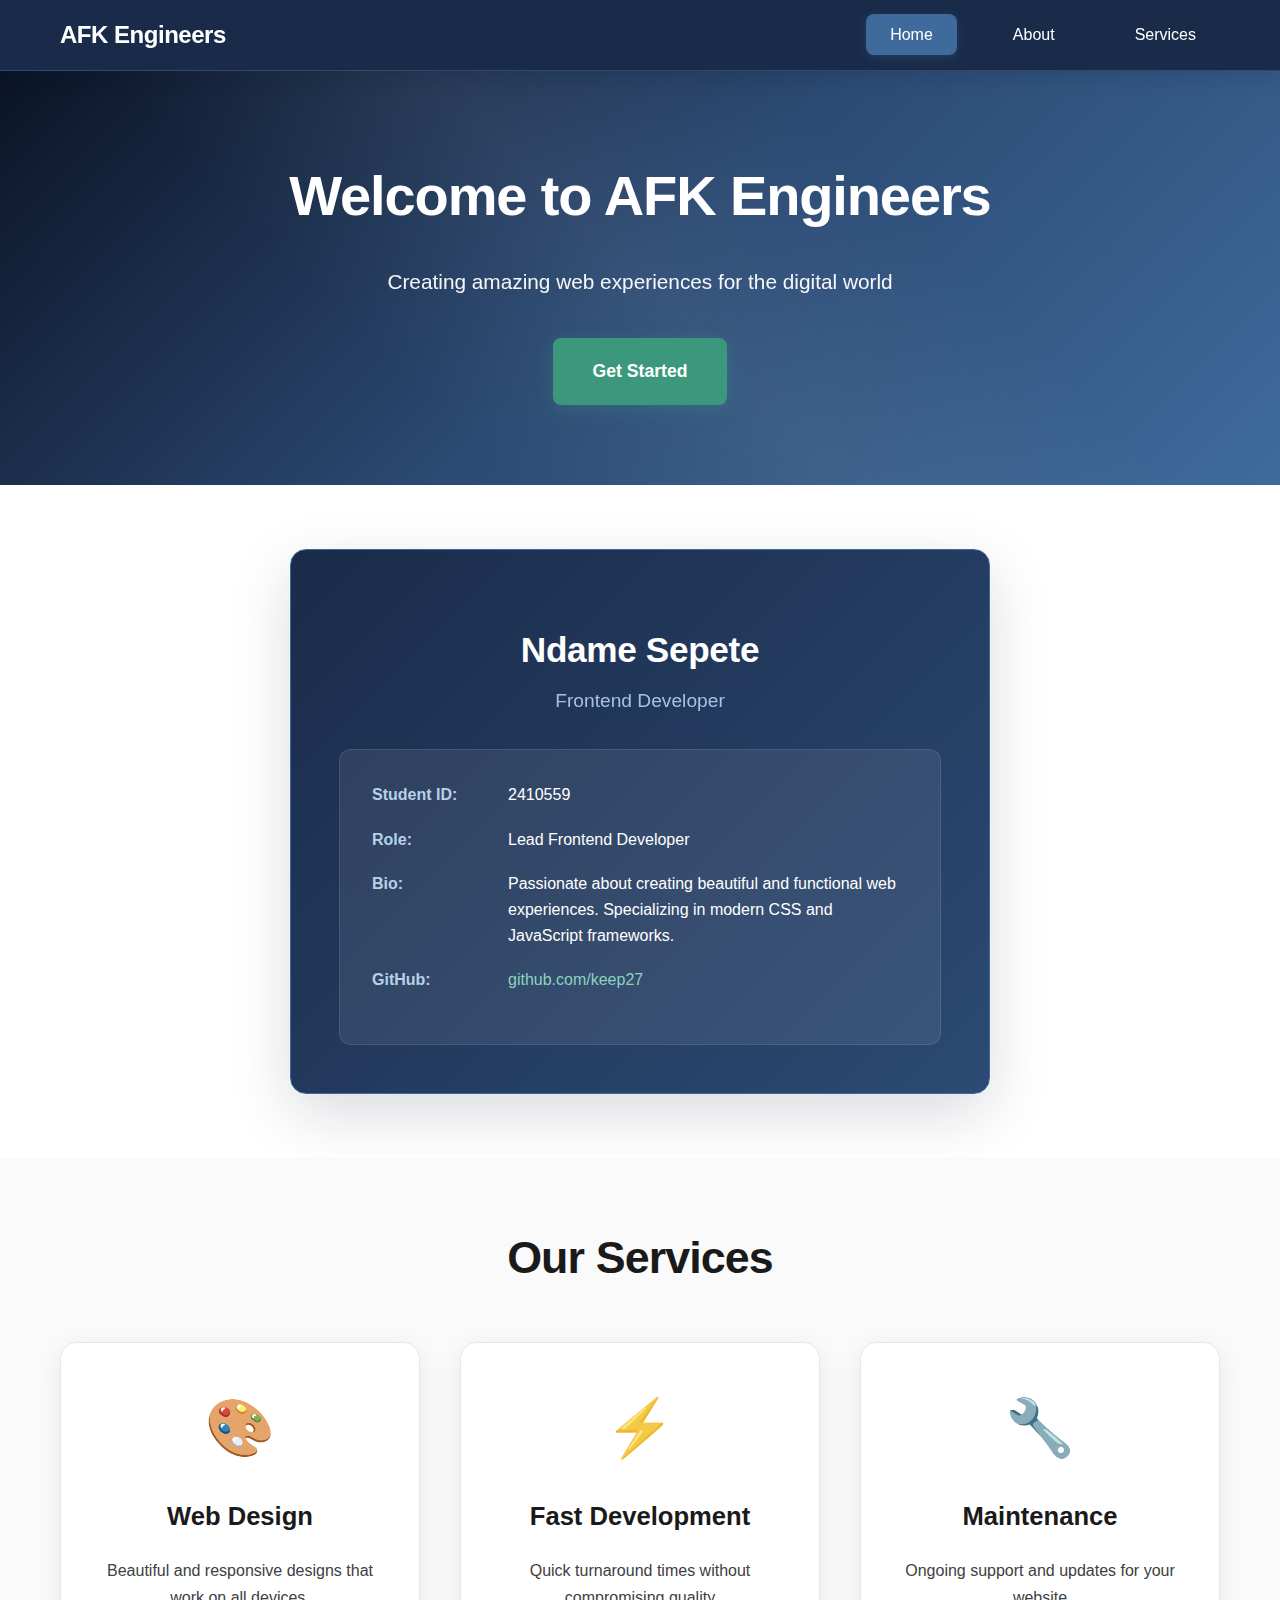
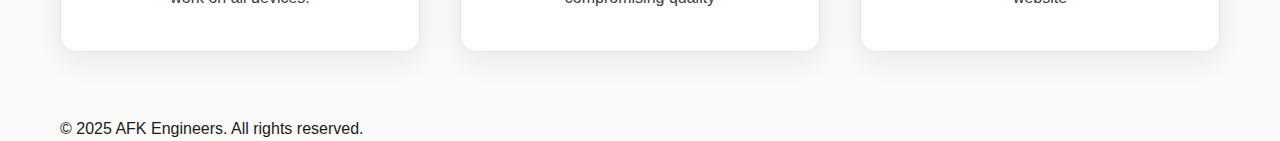
<file: index.html>
<!DOCTYPE html>
<html lang="en">
  <head>
    <meta charset="UTF-8" />
    <meta name="viewport" content="width=device-width, initial-scale=1.0" />
    <title>AFK Engineers - Home</title>
    <link rel="stylesheet" href="styles.css" />
  </head>
  <body>
    <!-- Navigation -->
    <nav class="navbar">
      <div class="nav-container">
        <div class="logo">
          <h2>AFK Engineers</h2>
        </div>
        <ul class="nav-menu">
          <li><a href="index.html" class="nav-link active">Home</a></li>
          <li><a href="about.html" class="nav-link">About</a></li>
          <li><a href="services.html" class="nav-link">Services</a></li>
        </ul>
      </div>
    </nav>

    <!-- Hero Section -->
    <section class="hero">
      <div class="container">
        <h1>Welcome to AFK Engineers</h1>
        <p>Creating amazing web experiences for the digital world</p>
        <a href="services.html" class="btn-primary">Get Started</a>
      </div>
    </section>

    <!-- Personal Section -->
    <section class="personal-section">
      <div class="container">
        <div class="personal-card">
          <div class="personal-header">
            <div class="avatar"></div>
            <h2>Ndame Sepete</h2>
            <p class="role">Frontend Developer</p>
          </div>
          <div class="personal-details">
            <div class="detail-item">
              <span class="label">Student ID:</span>
              <span class="value">2410559</span>
            </div>
            <div class="detail-item">
              <span class="label">Role:</span>
              <span class="value">Lead Frontend Developer</span>
            </div>
            <div class="detail-item">
              <span class="label">Bio:</span>
              <span class="value"
                >Passionate about creating beautiful and functional web
                experiences. Specializing in modern CSS and JavaScript
                frameworks.</span
              >
            </div>
            <div class="detail-item">
              <span class="label">GitHub:</span>
              <a
                href="https://github.com/keep27"
                class="github-link"
                target="_blank"
                >github.com/keep27</a
              >
            </div>
          </div>
        </div>
      </div>
    </section>

    <!-- Features Section -->
    <section class="features">
      <div class="container">
        <h2>Our Services</h2>
        <div class="features-grid">
          <div class="feature-card">
            <div class="feature-icon">🎨</div>
            <h3>Web Design</h3>
            <p>Beautiful and responsive designs that work on all devices.</p>
          </div>
          <div class="feature-card">
            <div class="feature-icon">⚡</div>
            <h3>Fast Development</h3>
            <p>Quick turnaround times without compromising quality</p>
          </div>
          <div class="feature-card">
            <div class="feature-icon">🔧</div>
            <h3>Maintenance</h3>
            <p>Ongoing support and updates for your website</p>
          </div>
        </div>
      </div>
    </section>

    <!-- Footer -->
    <footer class="footer">
      <div class="container">
        <p>&copy; 2025 AFK Engineers. All rights reserved.</p>
      </div>
    </footer>
  </body>
</html>
</file>
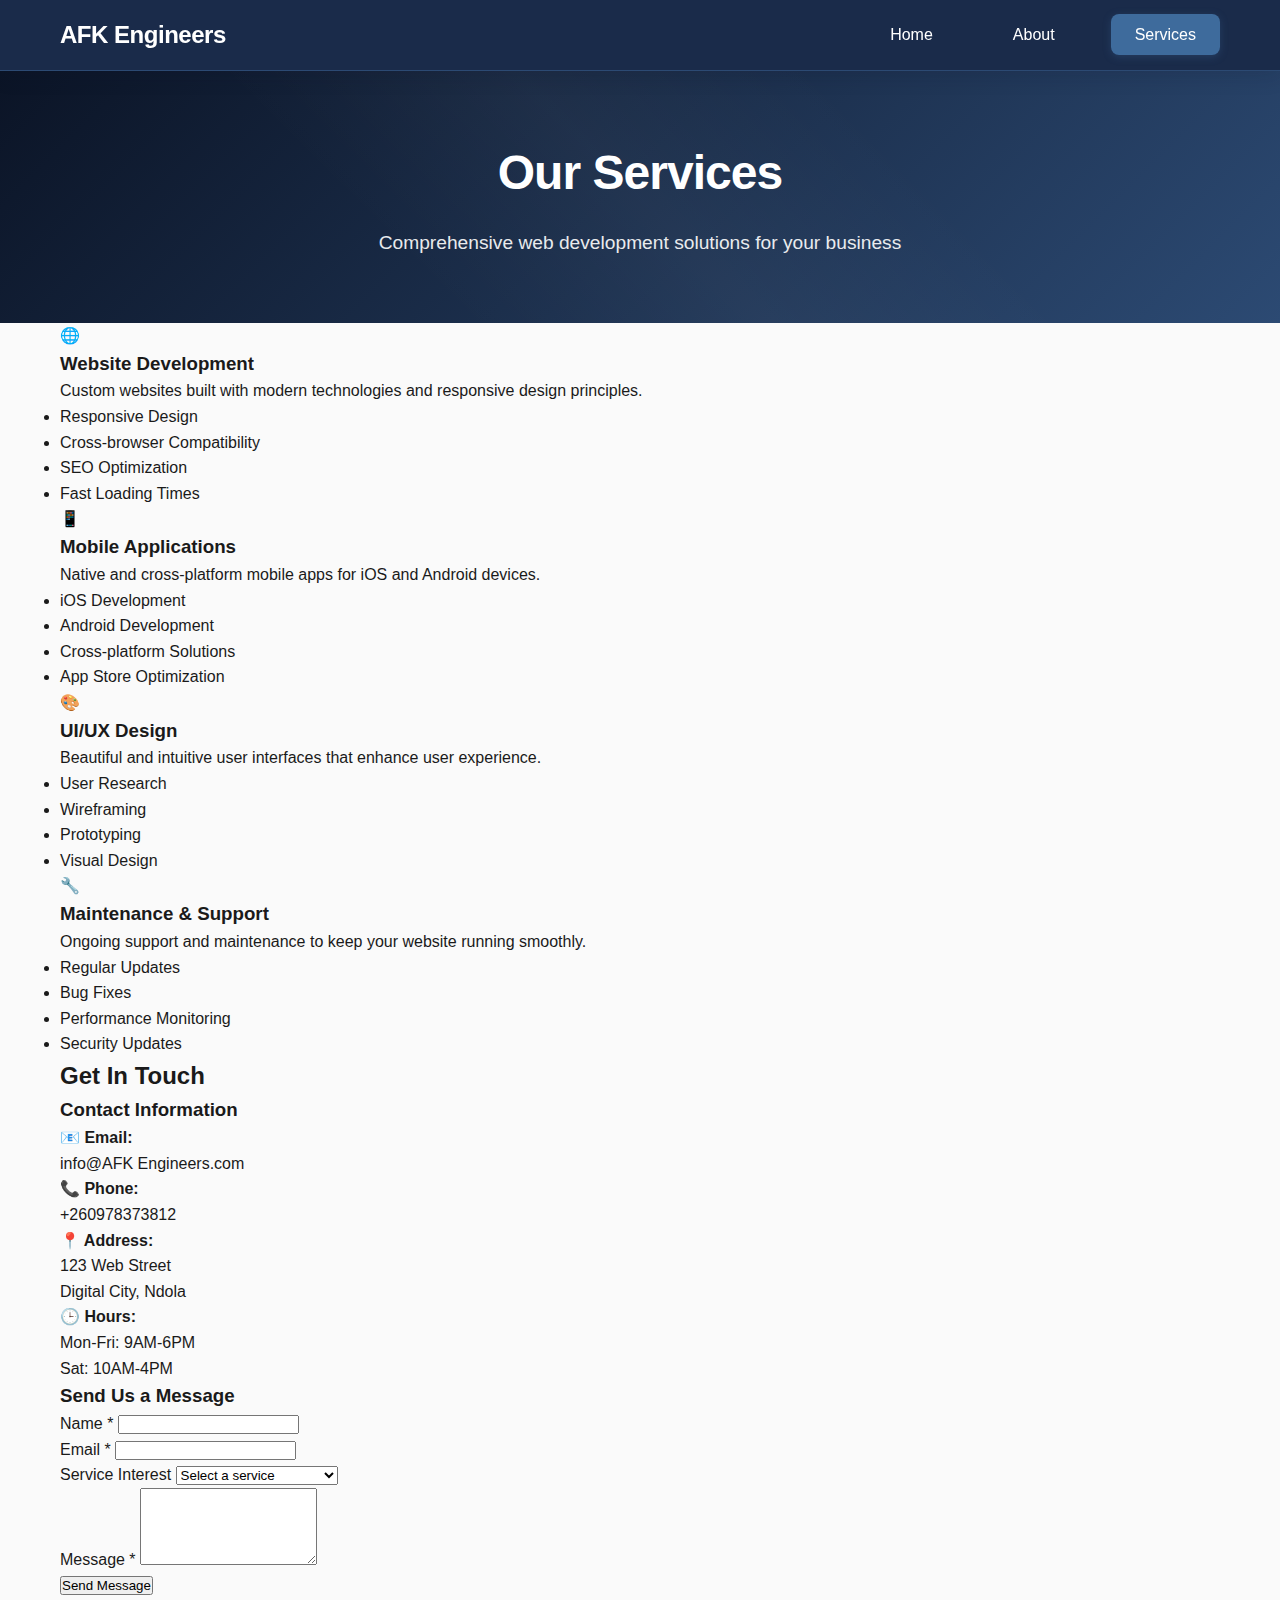
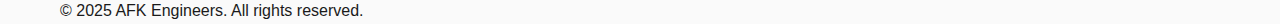
<file: services.html>
<!DOCTYPE html>
<html lang="en">
  <head>
    <meta charset="UTF-8" />
    <meta name="viewport" content="width=device-width, initial-scale=1.0" />
    <title>Services & Contact - AFK Engineers</title>
    <link rel="stylesheet" href="styles.css" />
  </head>
  <body>
    <!-- Navigation -->
    <nav class="navbar">
      <div class="nav-container">
        <div class="logo">
          <h2>AFK Engineers</h2>
        </div>
        <ul class="nav-menu">
          <li><a href="index.html" class="nav-link">Home</a></li>
          <li><a href="about.html" class="nav-link">About</a></li>
          <li><a href="services.html" class="nav-link active">Services</a></li>
        </ul>
      </div>
    </nav>

    <!-- Page Header -->
    <section class="page-header">
      <div class="container">
        <h1>Our Services</h1>
        <p>Comprehensive web development solutions for your business</p>
      </div>
    </section>

    <!-- Services Section -->
    <section class="services">
      <div class="container">
        <div class="services-grid">
          <div class="service-card">
            <div class="service-icon">🌐</div>
            <h3>Website Development</h3>
            <p>
              Custom websites built with modern technologies and responsive
              design principles.
            </p>
            <ul>
              <li>Responsive Design</li>
              <li>Cross-browser Compatibility</li>
              <li>SEO Optimization</li>
              <li>Fast Loading Times</li>
            </ul>
          </div>

          <div class="service-card">
            <div class="service-icon">📱</div>
            <h3>Mobile Applications</h3>
            <p>
              Native and cross-platform mobile apps for iOS and Android devices.
            </p>
            <ul>
              <li>iOS Development</li>
              <li>Android Development</li>
              <li>Cross-platform Solutions</li>
              <li>App Store Optimization</li>
            </ul>
          </div>

          <div class="service-card">
            <div class="service-icon">🎨</div>
            <h3>UI/UX Design</h3>
            <p>
              Beautiful and intuitive user interfaces that enhance user
              experience.
            </p>
            <ul>
              <li>User Research</li>
              <li>Wireframing</li>
              <li>Prototyping</li>
              <li>Visual Design</li>
            </ul>
          </div>

          <div class="service-card">
            <div class="service-icon">🔧</div>
            <h3>Maintenance & Support</h3>
            <p>
              Ongoing support and maintenance to keep your website running
              smoothly.
            </p>
            <ul>
              <li>Regular Updates</li>
              <li>Bug Fixes</li>
              <li>Performance Monitoring</li>
              <li>Security Updates</li>
            </ul>
          </div>
        </div>
      </div>
    </section>

    <!-- Contact Section -->
    <section class="contact">
      <div class="container">
        <h2>Get In Touch</h2>
        <div class="contact-content">
          <div class="contact-info">
            <h3>Contact Information</h3>
            <div class="contact-item">
              <strong>📧 Email:</strong>
              <p>info@AFK Engineers.com</p>
            </div>
            <div class="contact-item">
              <strong>📞 Phone:</strong>
              <p>+260978373812</p>
            </div>
            <div class="contact-item">
              <strong>📍 Address:</strong>
              <p>123 Web Street<br />Digital City, Ndola</p>
            </div>
            <div class="contact-item">
              <strong>🕒 Hours:</strong>
              <p>Mon-Fri: 9AM-6PM<br />Sat: 10AM-4PM</p>
            </div>
          </div>

          <div class="contact-form">
            <h3>Send Us a Message</h3>
            <form>
              <div class="form-group">
                <label for="name">Name *</label>
                <input type="text" id="name" name="name" required />
              </div>
              <div class="form-group">
                <label for="email">Email *</label>
                <input type="email" id="email" name="email" required />
              </div>
              <div class="form-group">
                <label for="service">Service Interest</label>
                <select id="service" name="service">
                  <option value="">Select a service</option>
                  <option value="website">Website Development</option>
                  <option value="mobile">Mobile Applications</option>
                  <option value="design">UI/UX Design</option>
                  <option value="maintenance">Maintenance & Support</option>
                </select>
              </div>
              <div class="form-group">
                <label for="message">Message *</label>
                <textarea
                  id="message"
                  name="message"
                  rows="5"
                  required
                ></textarea>
              </div>
              <button type="submit" class="btn-submit">Send Message</button>
            </form>
          </div>
        </div>
      </div>
    </section>

    <!-- Footer -->
    <footer class="footer">
      <div class="container">
        <p>&copy; 2025 AFK Engineers. All rights reserved.</p>
      </div>
    </footer>
  </body>
</html>
</file>
<file: styles.css>
/* Professional Website - Color Science Based Design */

/* Basic Reset */
* {
    margin: 0;
    padding: 0;
    box-sizing: border-box;
}

/* Professional Color Palette - Based on Color Science */
:root {
    /* Primary Colors - Navy Blue (Trust, Professionalism) */
    --primary-900: #0B1426;
    --primary-800: #1A2B4A;
    --primary-700: #2C4A73;
    --primary-600: #3E6B9C;
    --primary-500: #508CC5;
    --primary-400: #72A3D1;
    --primary-300: #94BADD;
    --primary-200: #B6D1E9;
    --primary-100: #D8E8F5;
    --primary-50: #F0F7FC;

    /* Secondary Colors - Charcoal Gray (Sophistication, Stability) */
    --secondary-900: #1A1A1A;
    --secondary-800: #2D2D2D;
    --secondary-700: #404040;
    --secondary-600: #525252;
    --secondary-500: #6B6B6B;
    --secondary-400: #8A8A8A;
    --secondary-300: #A9A9A9;
    --secondary-200: #C8C8C8;
    --secondary-100: #E7E7E7;
    --secondary-50: #F8F8F8;

    /* Accent Colors - Forest Green (Growth, Success) */
    --accent-900: #0F3B2C;
    --accent-800: #1E5A47;
    --accent-700: #2D7962;
    --accent-600: #3C987D;
    --accent-500: #4BB798;
    --accent-400: #6BC5AB;
    --accent-300: #8BD3BE;
    --accent-200: #ABE1D1;
    --accent-100: #CBEFE4;
    --accent-50: #EBF7F2;

    /* Neutral Colors - Warm Gray (Approachability, Balance) */
    --neutral-900: #2D2D2D;
    --neutral-800: #404040;
    --neutral-700: #525252;
    --neutral-600: #6B6B6B;
    --neutral-500: #8A8A8A;
    --neutral-400: #A9A9A9;
    --neutral-300: #C8C8C8;
    --neutral-200: #E7E7E7;
    --neutral-100: #F5F5F5;
    --neutral-50: #FAFAFA;

    /* Semantic Colors */
    --success: var(--accent-600);
    --warning: #F59E0B;
    --error: #DC2626;
    --info: var(--primary-600);

    /* Text Colors */
    --text-primary: var(--secondary-900);
    --text-secondary: var(--secondary-700);
    --text-tertiary: var(--secondary-600);
    --text-inverse: #FFFFFF;

    /* Background Colors */
    --bg-primary: #FFFFFF;
    --bg-secondary: var(--neutral-50);
    --bg-tertiary: var(--neutral-100);
}

/* Main Styles */
body {
    font-family: 'Segoe UI', 'Roboto', 'Helvetica Neue', Arial, sans-serif;
    line-height: 1.6;
    color: var(--text-primary);
    background: var(--bg-secondary);
}

.container {
    max-width: 1200px;
    margin: 0 auto;
    padding: 0 20px;
}

/* Navigation */
.navbar {
    background: var(--primary-800);
    padding: 1rem 0;
    box-shadow: 0 4px 20px rgba(11, 20, 38, 0.15);
    position: sticky;
    top: 0;
    z-index: 100;
    border-bottom: 1px solid var(--primary-700);
}

.nav-container {
    display: flex;
    justify-content: space-between;
    align-items: center;
    max-width: 1200px;
    margin: 0 auto;
    padding: 0 20px;
}

.logo h2 {
    color: var(--text-inverse);
    font-size: 1.5rem;
    font-weight: 600;
    letter-spacing: -0.02em;
}

.nav-menu {
    display: flex;
    list-style: none;
    gap: 2rem;
}

.nav-link {
    color: var(--text-inverse);
    text-decoration: none;
    padding: 0.75rem 1.5rem;
    border-radius: 8px;
    transition: all 0.3s ease;
    font-weight: 500;
    position: relative;
}

.nav-link:hover {
    background: var(--primary-700);
    transform: translateY(-1px);
}

.nav-link.active {
    background: var(--primary-600);
    box-shadow: 0 2px 8px rgba(62, 107, 156, 0.3);
}

/* Hero Section */
.hero {
    background: linear-gradient(135deg, var(--primary-900) 0%, var(--primary-700) 50%, var(--primary-600) 100%);
    color: var(--text-inverse);
    padding: 5rem 0;
    text-align: center;
    position: relative;
    overflow: hidden;
}

.hero::before {
    content: '';
    position: absolute;
    top: 0;
    left: 0;
    right: 0;
    bottom: 0;
    background: linear-gradient(45deg, transparent 30%, rgba(255,255,255,0.05) 50%, transparent 70%);
    animation: shimmer 3s infinite;
}

@keyframes shimmer {
    0% { transform: translateX(-100%); }
    100% { transform: translateX(100%); }
}

.hero h1 {
    font-size: 3.5rem;
    margin-bottom: 1.5rem;
    font-weight: 700;
    letter-spacing: -0.02em;
    position: relative;
    z-index: 1;
}

.hero p {
    font-size: 1.3rem;
    margin-bottom: 2.5rem;
    opacity: 0.95;
    position: relative;
    z-index: 1;
}

.btn-primary {
    background: var(--accent-600);
    color: var(--text-inverse);
    padding: 1.2rem 2.5rem;
    text-decoration: none;
    border-radius: 8px;
    display: inline-block;
    transition: all 0.3s ease;
    box-shadow: 0 4px 20px rgba(60, 152, 125, 0.3);
    font-weight: 600;
    font-size: 1.1rem;
    position: relative;
    z-index: 1;
}

.btn-primary:hover {
    background: var(--accent-700);
    transform: translateY(-2px);
    box-shadow: 0 8px 30px rgba(60, 152, 125, 0.4);
}

/* Personal Section */
.personal-section {
    padding: 4rem 0;
    background: var(--bg-primary);
}

.personal-card {
    background: linear-gradient(135deg, var(--primary-800) 0%, var(--primary-700) 100%);
    color: var(--text-inverse);
    padding: 3rem;
    border-radius: 16px;
    text-align: center;
    max-width: 700px;
    margin: 0 auto;
    box-shadow: 0 20px 60px rgba(11, 20, 38, 0.15);
    border: 1px solid var(--primary-600);
}

.avatar {
    font-size: 4rem;
    margin-bottom: 1.5rem;
    filter: drop-shadow(0 4px 8px rgba(0,0,0,0.2));
}

.personal-card h2 {
    font-size: 2.2rem;
    margin-bottom: 0.5rem;
    font-weight: 700;
    letter-spacing: -0.01em;
}

.role {
    font-size: 1.2rem;
    opacity: 0.9;
    margin-bottom: 2rem;
    color: var(--primary-200);
}

.personal-details {
    text-align: left;
    background: rgba(255,255,255,0.08);
    padding: 2rem;
    border-radius: 12px;
    margin-top: 2rem;
    border: 1px solid rgba(255,255,255,0.1);
}

.detail-item {
    display: flex;
    margin-bottom: 1.2rem;
    align-items: flex-start;
}

.label {
    font-weight: 600;
    min-width: 120px;
    margin-right: 1rem;
    color: var(--primary-200);
}

.value {
    flex: 1;
    color: var(--text-inverse);
}

.github-link {
    color: var(--accent-300);
    text-decoration: none;
    font-weight: 500;
    transition: color 0.3s ease;
}

.github-link:hover {
    color: var(--accent-200);
    text-decoration: underline;
}

/* Features Section */
.features {
    padding: 4rem 0;
    background: var(--bg-secondary);
}

.features h2 {
    text-align: center;
    font-size: 2.8rem;
    margin-bottom: 3rem;
    color: var(--text-primary);
    font-weight: 700;
    letter-spacing: -0.02em;
}

.features-grid {
    display: grid;
    grid-template-columns: repeat(auto-fit, minmax(320px, 1fr));
    gap: 2.5rem;
}

.feature-card {
    background: var(--bg-primary);
    padding: 2.5rem;
    border-radius: 16px;
    text-align: center;
    box-shadow: 0 8px 30px rgba(11, 20, 38, 0.08);
    transition: all 0.3s ease;
    border: 1px solid var(--neutral-200);
    position: relative;
    overflow: hidden;
}

.feature-card::before {
    content: '';
    position: absolute;
    top: 0;
    left: 0;
    right: 0;
    height: 4px;
    background: linear-gradient(90deg, var(--primary-600), var(--accent-600));
    transform: scaleX(0);
    transition: transform 0.3s ease;
}

.feature-card:hover::before {
    transform: scaleX(1);
}

.feature-card:hover {
    transform: translateY(-8px);
    box-shadow: 0 20px 50px rgba(11, 20, 38, 0.12);
    border-color: var(--primary-300);
}

.feature-icon {
    font-size: 3.5rem;
    margin-bottom: 1.5rem;
    filter: grayscale(20%);
    transition: filter 0.3s ease;
}

.feature-card:hover .feature-icon {
    filter: grayscale(0%);
}

.feature-card h3 {
    font-size: 1.6rem;
    margin-bottom: 1.2rem;
    color: var(--text-primary);
    font-weight: 600;
}

.feature-card p {
    color: var(--text-secondary);
    line-height: 1.7;
    font-size: 1rem;
}

/* Page Header */
.page-header {
    background: linear-gradient(135deg, var(--primary-900) 0%, var(--primary-700) 100%);
    color: var(--text-inverse);
    padding: 4rem 0;
    text-align: center;
    position: relative;
}

.page-header::before {
    content: '';
    position: absolute;
    top: 0;
    left: 0;
    right: 0;
    bottom: 0;
    background: linear-gradient(45deg, transparent 30%, rgba(255,255,255,0.03) 50%, transparent 70%);
}

.page-header h1 {
    font-size: 3rem;
    margin-bottom: 1rem;
    font-weight: 700;
    letter-spacing: -0.02em;
    position: relative;
    z-index: 1;
}

.page-header p {
    font-size: 1.2rem;
    opacity: 0.9;
    position: relative;
    z-index: 1;
}

/* Team Section */
.team {
    padding: 4rem 0;
    background: var(--bg-primary);
}

.team h2 {
    text-align: center;
    font-size: 2.8rem;
    margin-bottom: 3rem;
    color: var(--text-primary);
    font-weight: 700;
    letter-spacing: -0.02em;
}

.team-grid {
    display: grid;
    grid-template-columns: repeat(auto-fit, minmax(280px, 1fr));
    gap: 2.5rem;
}
</file>
